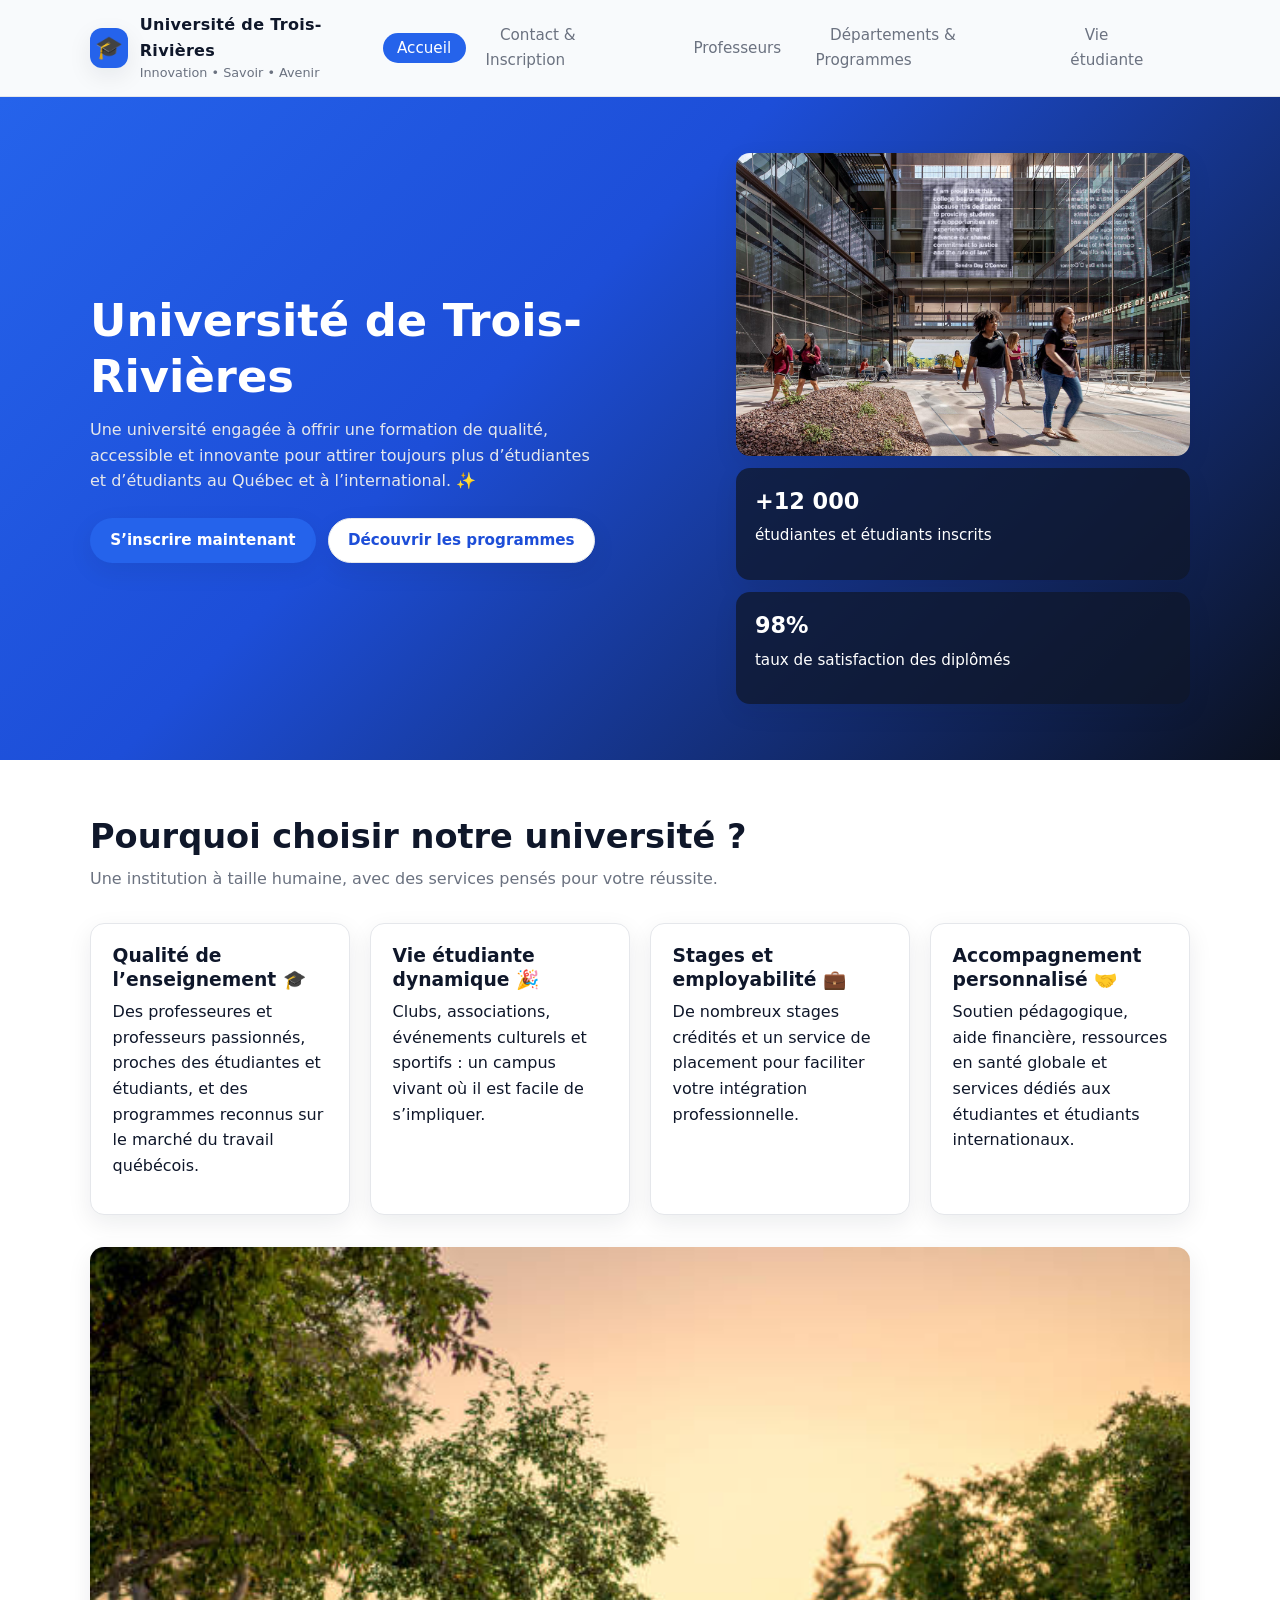
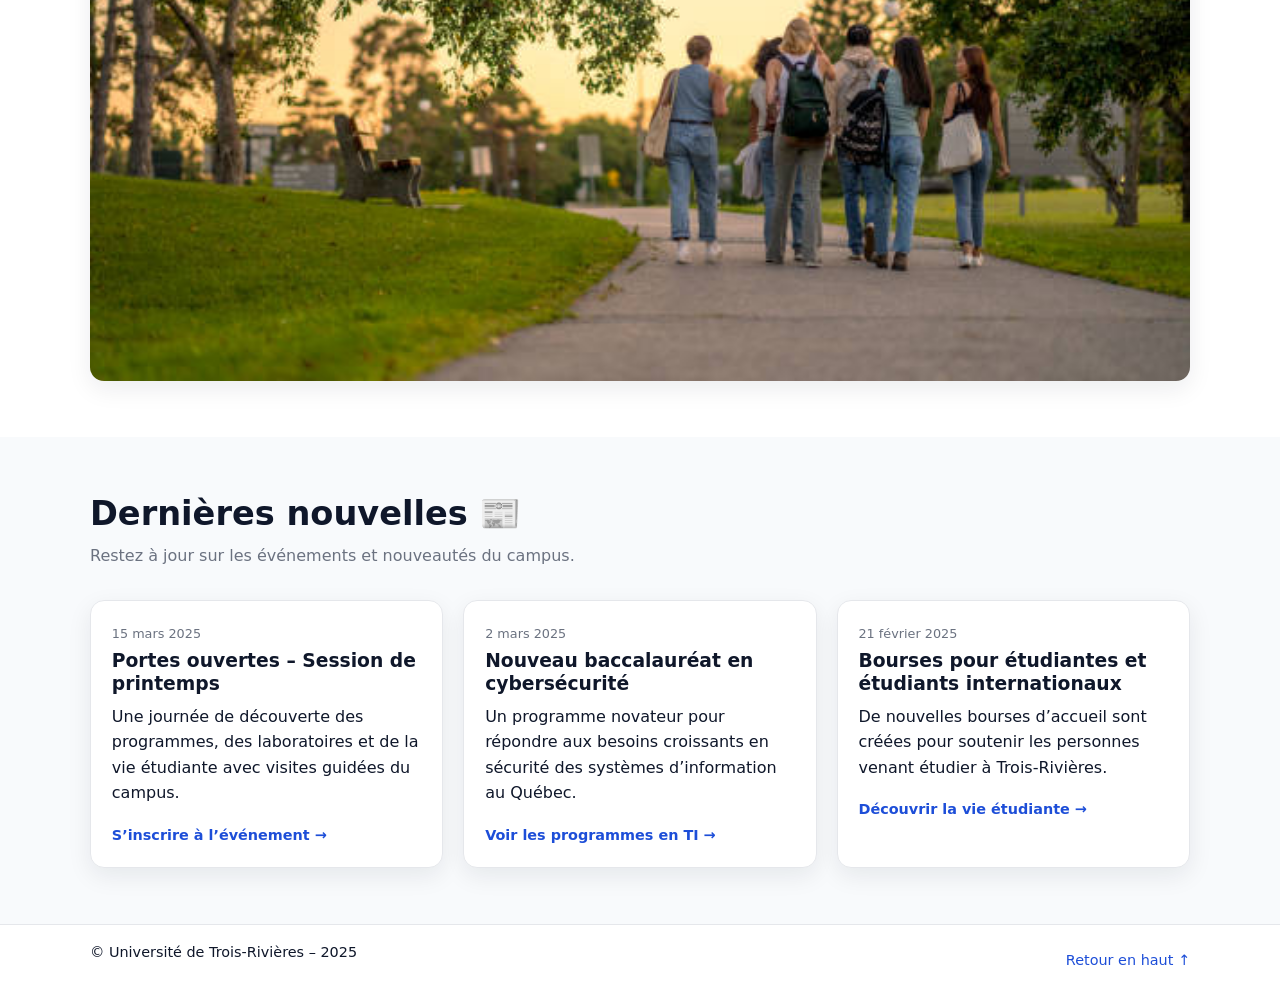
<file: index.html>
﻿<!DOCTYPE html>
<html lang="fr">
<head>
    <meta charset="UTF-8">
    <title>Université de Trois-Rivières – Accueil</title>
    <meta name="viewport" content="width=device-width, initial-scale=1.0">
    <meta name="description" content="Université de Trois-Rivières – Site de présentation, programmes et vie étudiante.">
    <link rel="stylesheet" href="css/style.css">
</head>
<body id="top">

    <!-- ================= HEADER GLOBAL ================= -->
    <header class="site-header">
        <div class="container header-inner">
            <a href="index.html" class="brand">
                <span class="brand-logo">🎓</span>
                <span class="brand-text">
                    <span class="brand-title">Université de Trois-Rivières</span>
                    <span class="brand-subtitle">Innovation • Savoir • Avenir</span>
                </span>
            </a>

            <!-- Hamburger CSS -->
            <input type="checkbox" id="nav-toggle" class="nav-toggle-checkbox">
            <label for="nav-toggle" class="nav-toggle-label" aria-label="Ouvrir le menu">
                <span></span>
                <span></span>
                <span></span>
            </label>

            <nav class="site-nav">
                <ul class="nav-list">
                    <li><a href="index.html" class="nav-link active">Accueil</a></li>
                    <li><a href="contact.html" class="nav-link">Contact &amp; Inscription</a></li>
                    <li><a href="professeurs.html" class="nav-link">Professeurs</a></li>
                    <li><a href="departements.html" class="nav-link">Départements &amp; Programmes</a></li>
                    <li><a href="vie-etudiante.html" class="nav-link">Vie étudiante</a></li>
                </ul>
            </nav>
        </div>
    </header>

    <!-- ================= CONTENU PRINCIPAL ================= -->
    <main>

        <!-- ===== Hero / bannière ===== -->
        <section class="hero">
            <div class="container hero-inner hero-intro">
                <div class="hero-text">
                    <h1>Université de Trois-Rivières</h1>
                    <p class="hero-subtitle">
                        Une université engagée à offrir une formation de qualité, accessible et
                        innovante pour attirer toujours plus d’étudiantes et d’étudiants au Québec
                        et à l’international. ✨
                    </p>
                    <div class="hero-actions">
                        <a href="contact.html" class="btn btn-primary">S’inscrire maintenant</a>
                        <a href="departements.html" class="btn btn-secondary">Découvrir les programmes</a>
                    </div>
                </div>

                <!-- PHOTO LOCALE DU CAMPUS -->
                <div class="hero-illustration">
                    <img src="images/campus.jpg" alt="Campus de l'université" class="hero-photo">
                    <article class="hero-card">
                        <p class="hero-stat-big">+12 000</p>
                        <p>étudiantes et étudiants inscrits</p>
                    </article>
                    <article class="hero-card">
                        <p class="hero-stat-big">98%</p>
                        <p>taux de satisfaction des diplômés</p>
                    </article>
                </div>
            </div>
        </section>

        <!-- ===== Pourquoi choisir notre université ? ===== -->
        <section class="section section-alt reveal">
            <div class="container">
                <header class="section-header">
                    <h2>Pourquoi choisir notre université ?</h2>
                    <p>Une institution à taille humaine, avec des services pensés pour votre réussite.</p>
                </header>

                <div class="cards-grid">
                    <article class="card">
                        <h3>Qualité de l’enseignement 🎓</h3>
                        <p>
                            Des professeures et professeurs passionnés, proches des étudiantes et étudiants,
                            et des programmes reconnus sur le marché du travail québécois.
                        </p>
                    </article>

                    <article class="card">
                        <h3>Vie étudiante dynamique 🎉</h3>
                        <p>
                            Clubs, associations, événements culturels et sportifs : un campus vivant
                            où il est facile de s’impliquer.
                        </p>
                    </article>

                    <article class="card">
                        <h3>Stages et employabilité 💼</h3>
                        <p>
                            De nombreux stages crédités et un service de placement pour faciliter
                            votre intégration professionnelle.
                        </p>
                    </article>

                    <article class="card">
                        <h3>Accompagnement personnalisé 🤝</h3>
                        <p>
                            Soutien pédagogique, aide financière, ressources en santé globale
                            et services dédiés aux étudiantes et étudiants internationaux.
                        </p>
                    </article>
                </div>

                <!-- PHOTO LOCALE D'ÉTUDIANTS -->
                <div style="margin-top:2rem;">
                    <img src="images/etudiants.jpg" alt="Étudiants sur le campus" class="hero-photo">
                </div>
            </div>
        </section>

        <!-- ===== Dernières nouvelles ===== -->
        <section class="section reveal">
            <div class="container">
                <header class="section-header">
                    <h2>Dernières nouvelles 📰</h2>
                    <p>Restez à jour sur les événements et nouveautés du campus.</p>
                </header>

                <div class="news-grid">
                    <article class="news-card">
                        <span class="news-date">15 mars 2025</span>
                        <h3>Portes ouvertes – Session de printemps</h3>
                        <p>
                            Une journée de découverte des programmes, des laboratoires et de la vie étudiante
                            avec visites guidées du campus.
                        </p>
                        <a href="contact.html" class="news-link">S’inscrire à l’événement →</a>
                    </article>

                    <article class="news-card">
                        <span class="news-date">2 mars 2025</span>
                        <h3>Nouveau baccalauréat en cybersécurité</h3>
                        <p>
                            Un programme novateur pour répondre aux besoins croissants en sécurité
                            des systèmes d’information au Québec.
                        </p>
                        <a href="departements.html" class="news-link">Voir les programmes en TI →</a>
                    </article>

                    <article class="news-card">
                        <span class="news-date">21 février 2025</span>
                        <h3>Bourses pour étudiantes et étudiants internationaux</h3>
                        <p>
                            De nouvelles bourses d’accueil sont créées pour soutenir les personnes
                            venant étudier à Trois-Rivières.
                        </p>
                        <a href="vie-etudiante.html" class="news-link">Découvrir la vie étudiante →</a>
                    </article>
                </div>
            </div>
        </section>

    </main>

    <!-- ================= PIED DE PAGE ================= -->
    <footer class="site-footer">
        <div class="container footer-inner">
            <p>© Université de Trois-Rivières – 2025</p>
            <a href="#top" class="footer-link">Retour en haut ↑</a>
        </div>
    </footer>

</body>
</html>
</file>
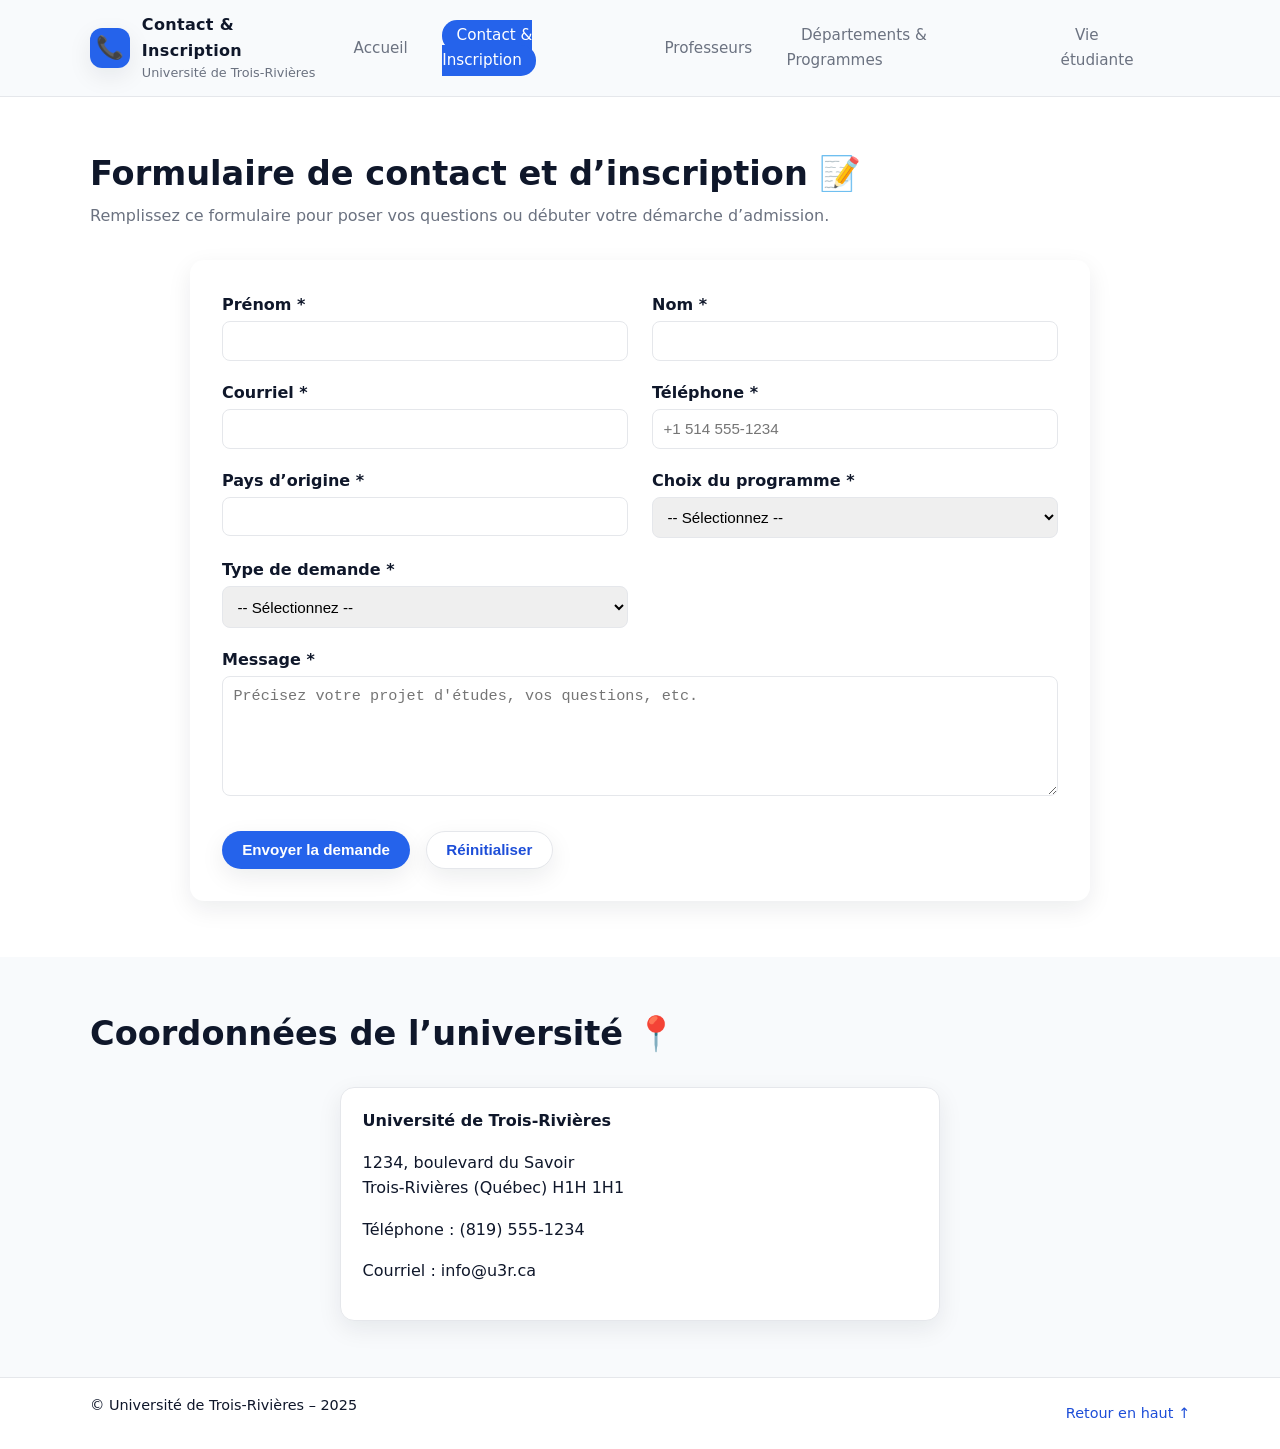
<file: contact.html>
﻿<!DOCTYPE html>
<html lang="fr">
<head>
    <meta charset="UTF-8">
    <title>Université de Trois-Rivières – Contact & Inscription</title>
    <meta name="viewport" content="width=device-width, initial-scale=1.0">
    <link rel="stylesheet" href="css/style.css">
</head>
<body id="top">

    <!-- HEADER -->
    <header class="site-header">
        <div class="container header-inner">
            <a href="index.html" class="brand">
                <span class="brand-logo">📞</span>
                <span class="brand-text">
                    <span class="brand-title">Contact & Inscription</span>
                    <span class="brand-subtitle">Université de Trois-Rivières</span>
                </span>
            </a>

            <input type="checkbox" id="nav-toggle" class="nav-toggle-checkbox">
            <label for="nav-toggle" class="nav-toggle-label">
                <span></span><span></span><span></span>
            </label>

            <nav class="site-nav">
                <ul class="nav-list">
                    <li><a href="index.html" class="nav-link">Accueil</a></li>
                    <li><a href="contact.html" class="nav-link active">Contact & Inscription</a></li>
                    <li><a href="professeurs.html" class="nav-link">Professeurs</a></li>
                    <li><a href="departements.html" class="nav-link">Départements & Programmes</a></li>
                    <li><a href="vie-etudiante.html" class="nav-link">Vie étudiante</a></li>
                </ul>
            </nav>
        </div>
    </header>

    <!-- FORMULAIRE -->
    <section class="section section-alt reveal">
        <div class="container">
            <header class="section-header">
                <h1>Formulaire de contact et d’inscription 📝</h1>
                <p>Remplissez ce formulaire pour poser vos questions ou débuter votre démarche d’admission.</p>
            </header>

            <div class="contact-card">
                <form class="contact-form">

                    <div>
                        <label>Prénom *</label>
                        <input type="text" required>
                    </div>

                    <div>
                        <label>Nom *</label>
                        <input type="text" required>
                    </div>

                    <div>
                        <label>Courriel *</label>
                        <input type="email" required>
                    </div>

                    <div>
                        <label>Téléphone *</label>
                        <input type="tel" placeholder="+1 514 555-1234" required>
                    </div>

                    <div>
                        <label>Pays d’origine *</label>
                        <input type="text" required>
                    </div>

                    <div>
                        <label>Choix du programme *</label>
                        <select required>
                            <option value="">-- Sélectionnez --</option>
                            <option>Baccalauréat en informatique</option>
                            <option>Technologies de l'information</option>
                            <option>Génie mécanique</option>
                            <option>Psychoéducation</option>
                        </select>
                    </div>

                    <div>
                        <label>Type de demande *</label>
                        <select required>
                            <option value="">-- Sélectionnez --</option>
                            <option>Demande d'information</option>
                            <option>Inscription</option>
                            <option>Visite du campus</option>
                        </select>
                    </div>

                    <div style="grid-column: span 2;">
                        <label>Message *</label>
                        <textarea placeholder="Précisez votre projet d'études, vos questions, etc." required></textarea>
                    </div>

                    <div class="contact-buttons">
                        <button type="submit" class="btn btn-primary">Envoyer la demande</button>
                        <button type="reset" class="btn btn-secondary">Réinitialiser</button>
                    </div>

                </form>
            </div>
        </div>
    </section>

    <!-- COORDONNÉES -->
    <section class="section reveal">
        <div class="container">
            <header class="section-header">
                <h2>Coordonnées de l’université 📍</h2>
            </header>

            <div class="card" style="max-width: 600px; margin: auto;">
                <p><strong>Université de Trois-Rivières</strong></p>
                <p>1234, boulevard du Savoir<br>Trois-Rivières (Québec) H1H 1H1</p>

                <p>Téléphone : (819) 555-1234</p>
                <p>Courriel : info@u3r.ca</p>
            </div>
        </div>
    </section>

    <footer class="site-footer">
        <div class="container footer-inner">
            <p>© Université de Trois-Rivières – 2025</p>
            <a href="#top" class="footer-link">Retour en haut ↑</a>
        </div>
    </footer>

</body>
</html>
</file>
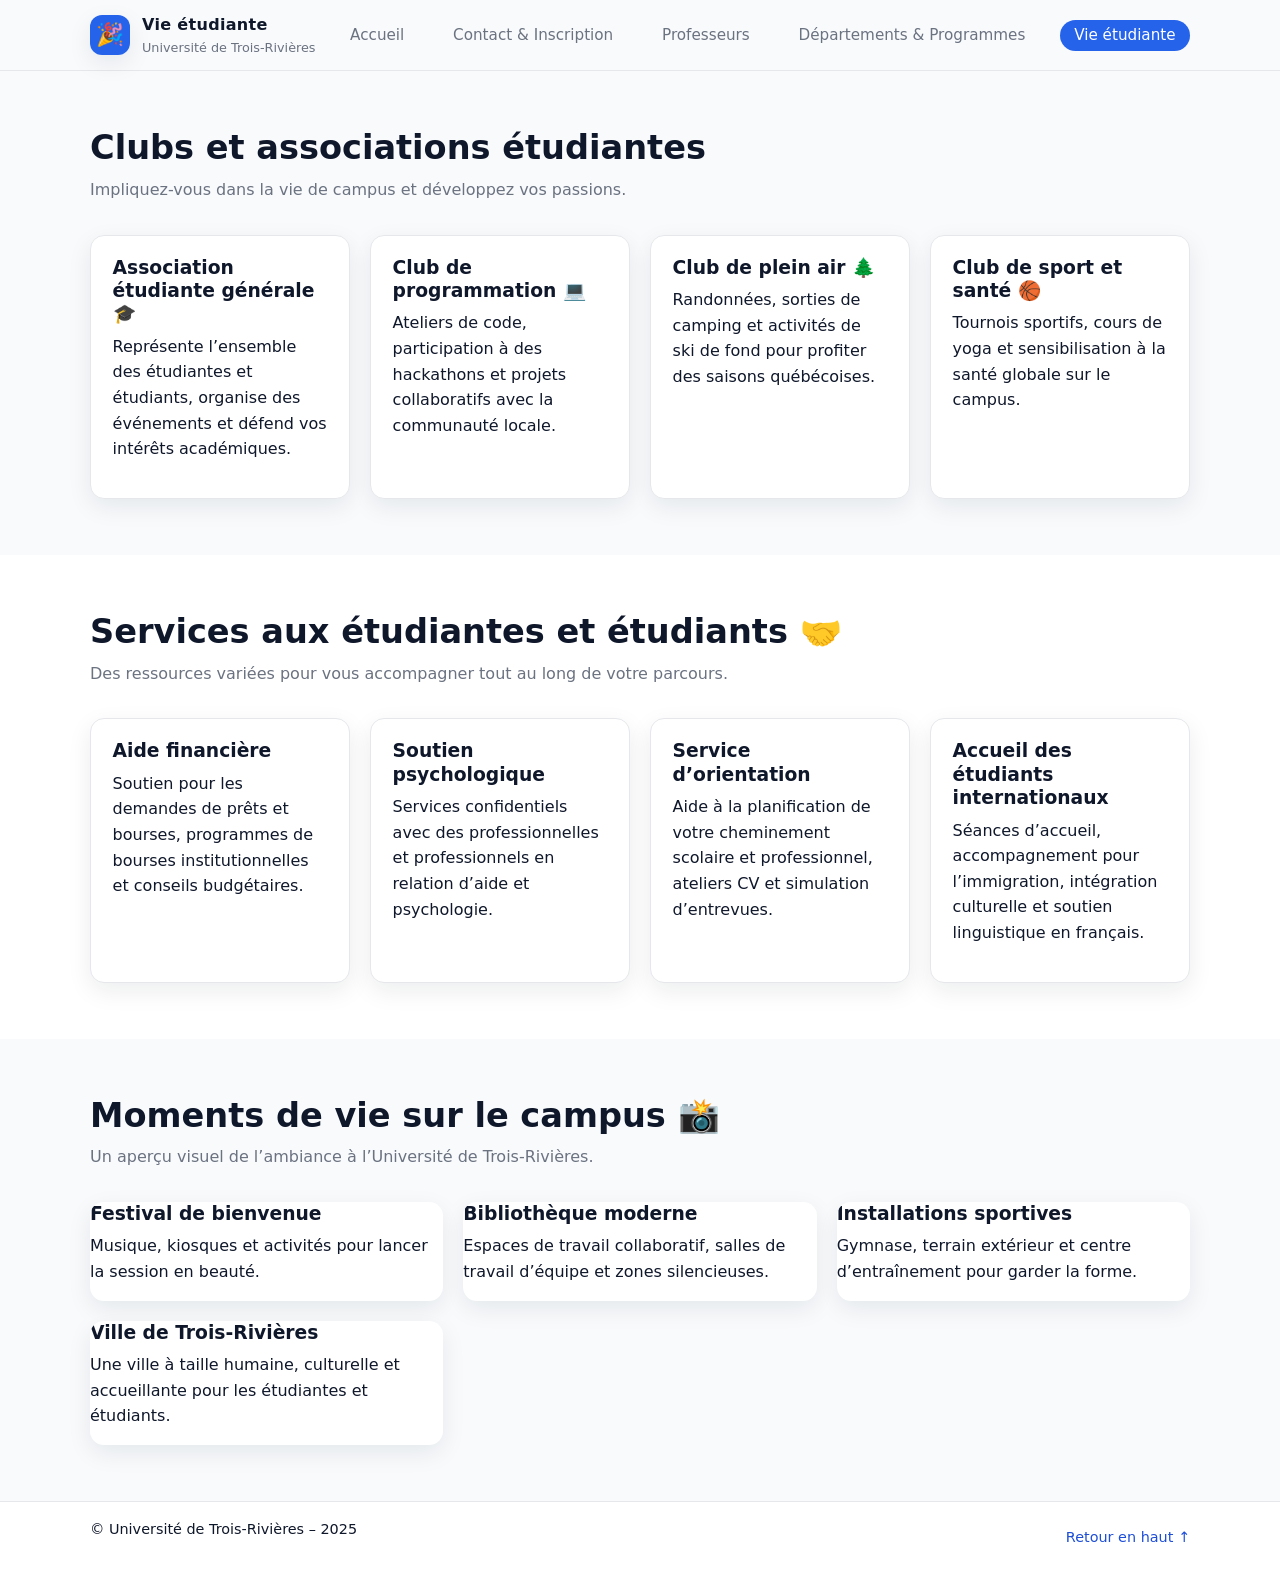
<file: departements.html>
﻿<!DOCTYPE html>
<html lang="fr">
<head>
    <meta charset="UTF-8">
    <title>Université de Trois-Rivières – Vie étudiante</title>
    <meta name="viewport" content="width=device-width, initial-scale=1.0">
    <meta name="description" content="Clubs, activités, sports et services offerts aux étudiantes et étudiants de l'Université de Trois-Rivières.">
    <link rel="stylesheet" href="css/style.css">
</head>
<body id="top">

    <header class="site-header">
        <div class="container header-inner">
            <a href="index.html" class="brand">
                <span class="brand-logo">🎉</span>
                <span class="brand-text">
                    <span class="brand-title">Vie étudiante</span>
                    <span class="brand-subtitle">Université de Trois-Rivières</span>
                </span>
            </a>

            <input type="checkbox" id="nav-toggle" class="nav-toggle-checkbox">
            <label for="nav-toggle" class="nav-toggle-label" aria-label="Ouvrir le menu">
                <span></span><span></span><span></span>
            </label>

            <nav class="site-nav">
                <ul class="nav-list">
                    <li><a href="index.html" class="nav-link">Accueil</a></li>
                    <li><a href="contact.html" class="nav-link">Contact &amp; Inscription</a></li>
                    <li><a href="professeurs.html" class="nav-link">Professeurs</a></li>
                    <li><a href="departements.html" class="nav-link">Départements &amp; Programmes</a></li>
                    <li><a href="vie-etudiante.html" class="nav-link active">Vie étudiante</a></li>
                </ul>
            </nav>
        </div>
    </header>

    <main>

        <!-- Clubs et associations -->
        <section class="section reveal">
            <div class="container">
                <header class="section-header">
                    <h1>Clubs et associations étudiantes</h1>
                    <p>Impliquez-vous dans la vie de campus et développez vos passions.</p>
                </header>

                <div class="cards-grid">
                    <article class="card">
                        <h3>Association étudiante générale 🎓</h3>
                        <p>
                            Représente l’ensemble des étudiantes et étudiants, organise des événements et défend vos intérêts académiques.
                        </p>
                    </article>

                    <article class="card">
                        <h3>Club de programmation 💻</h3>
                        <p>
                            Ateliers de code, participation à des hackathons et projets collaboratifs avec la communauté locale.
                        </p>
                    </article>

                    <article class="card">
                        <h3>Club de plein air 🌲</h3>
                        <p>
                            Randonnées, sorties de camping et activités de ski de fond pour profiter des saisons québécoises.
                        </p>
                    </article>

                    <article class="card">
                        <h3>Club de sport et santé 🏀</h3>
                        <p>
                            Tournois sportifs, cours de yoga et sensibilisation à la santé globale sur le campus.
                        </p>
                    </article>
                </div>
            </div>
        </section>

        <!-- Services aux étudiants -->
        <section class="section section-alt reveal">
            <div class="container">
                <header class="section-header">
                    <h2>Services aux étudiantes et étudiants 🤝</h2>
                    <p>Des ressources variées pour vous accompagner tout au long de votre parcours.</p>
                </header>

                <div class="cards-grid">
                    <article class="card">
                        <h3>Aide financière</h3>
                        <p>
                            Soutien pour les demandes de prêts et bourses, programmes de bourses institutionnelles et conseils budgétaires.
                        </p>
                    </article>

                    <article class="card">
                        <h3>Soutien psychologique</h3>
                        <p>
                            Services confidentiels avec des professionnelles et professionnels en relation d’aide et psychologie.
                        </p>
                    </article>

                    <article class="card">
                        <h3>Service d’orientation</h3>
                        <p>
                            Aide à la planification de votre cheminement scolaire et professionnel, ateliers CV et simulation d’entrevues.
                        </p>
                    </article>

                    <article class="card">
                        <h3>Accueil des étudiants internationaux</h3>
                        <p>
                            Séances d’accueil, accompagnement pour l’immigration, intégration culturelle et soutien linguistique en français.
                        </p>
                    </article>
                </div>
            </div>
        </section>

        <!-- Galerie simple (cartes stylées) -->
        <section class="section reveal">
            <div class="container">
                <header class="section-header">
                    <h2>Moments de vie sur le campus 📸</h2>
                    <p>Un aperçu visuel de l’ambiance à l’Université de Trois-Rivières.</p>
                </header>

                <div class="gallery-grid">
                    <article class="gallery-card gallery-card--event">
                        <div class="gallery-overlay">
                            <h3>Festival de bienvenue</h3>
                            <p>Musique, kiosques et activités pour lancer la session en beauté.</p>
                        </div>
                    </article>

                    <article class="gallery-card gallery-card--library">
                        <div class="gallery-overlay">
                            <h3>Bibliothèque moderne</h3>
                            <p>Espaces de travail collaboratif, salles de travail d’équipe et zones silencieuses.</p>
                        </div>
                    </article>

                    <article class="gallery-card gallery-card--sports">
                        <div class="gallery-overlay">
                            <h3>Installations sportives</h3>
                            <p>Gymnase, terrain extérieur et centre d’entraînement pour garder la forme.</p>
                        </div>
                    </article>

                    <article class="gallery-card gallery-card--city">
                        <div class="gallery-overlay">
                            <h3>Ville de Trois-Rivières</h3>
                            <p>Une ville à taille humaine, culturelle et accueillante pour les étudiantes et étudiants.</p>
                        </div>
                    </article>
                </div>
            </div>
        </section>

    </main>

    <footer class="site-footer">
        <div class="container footer-inner">
            <p>© Université de Trois-Rivières – 2025</p>
            <a href="#top" class="footer-link">Retour en haut ↑</a>
        </div>
    </footer>

</body>
</html>
</file>
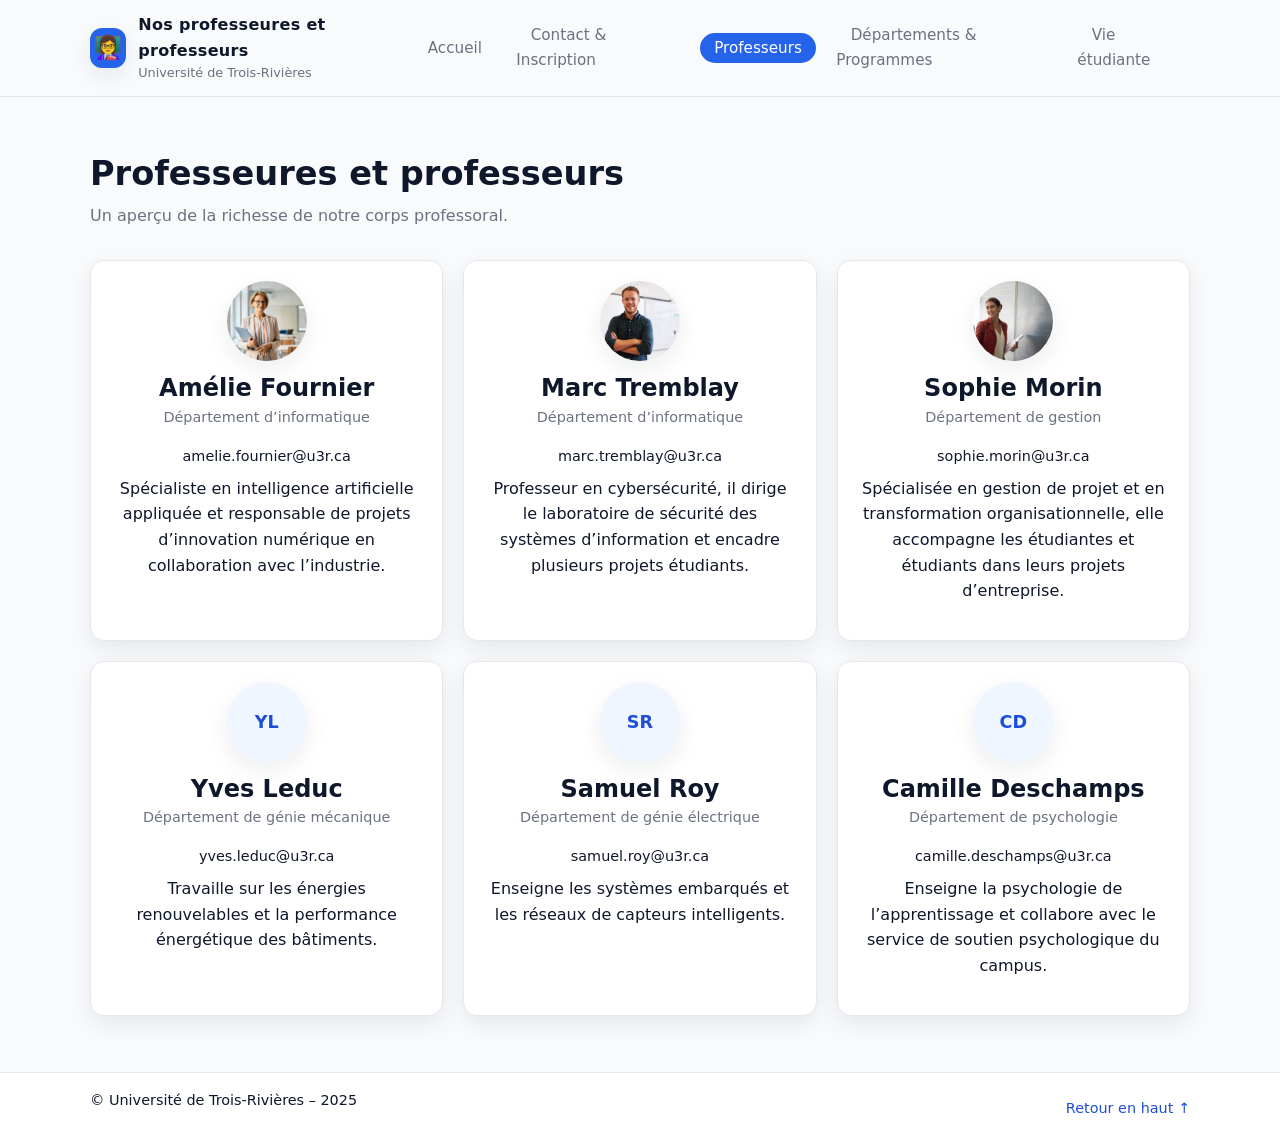
<file: professeurs.html>
﻿<!DOCTYPE html>
<html lang="fr">
<head>
    <meta charset="UTF-8">
    <title>Université de Trois-Rivières – Professeurs</title>
    <meta name="viewport" content="width=device-width, initial-scale=1.0">
    <meta name="description" content="Découvrez quelques professeures et professeurs de l'Université de Trois-Rivières.">
    <link rel="stylesheet" href="css/style.css">
</head>
<body id="top">

    <header class="site-header">
        <div class="container header-inner">
            <a href="index.html" class="brand">
                <span class="brand-logo">👩‍🏫</span>
                <span class="brand-text">
                    <span class="brand-title">Nos professeures et professeurs</span>
                    <span class="brand-subtitle">Université de Trois-Rivières</span>
                </span>
            </a>

            <input type="checkbox" id="nav-toggle" class="nav-toggle-checkbox">
            <label for="nav-toggle" class="nav-toggle-label" aria-label="Ouvrir le menu">
                <span></span><span></span><span></span>
            </label>

            <nav class="site-nav">
                <ul class="nav-list">
                    <li><a href="index.html" class="nav-link">Accueil</a></li>
                    <li><a href="contact.html" class="nav-link">Contact &amp; Inscription</a></li>
                    <li><a href="professeurs.html" class="nav-link active">Professeurs</a></li>
                    <li><a href="departements.html" class="nav-link">Départements &amp; Programmes</a></li>
                    <li><a href="vie-etudiante.html" class="nav-link">Vie étudiante</a></li>
                </ul>
            </nav>
        </div>
    </header>

    <main>

        <section class="section reveal">
            <div class="container">
                <header class="section-header">
                    <h1>Professeures et professeurs</h1>
                    <p>Un aperçu de la richesse de notre corps professoral.</p>
                </header>

                <div class="prof-grid">
                    <!-- Prof 1 -->
                    <article class="prof-card">
                        <img src="images/prof1.jpg" alt="Photo de la professeure 1" class="prof-photo">
                        <h2 class="prof-name">Amélie Fournier</h2>
                        <p class="prof-dept">Département d’informatique</p>
                        <p class="prof-email">amelie.fournier@u3r.ca</p>
                        <p class="prof-desc">
                            Spécialiste en intelligence artificielle appliquée et responsable de projets
                            d’innovation numérique en collaboration avec l’industrie.
                        </p>
                    </article>

                    <!-- Prof 2 -->
                    <article class="prof-card">
                        <img src="images/prof2.jpg" alt="Photo du professeur 2" class="prof-photo">
                        <h2 class="prof-name">Marc Tremblay</h2>
                        <p class="prof-dept">Département d’informatique</p>
                        <p class="prof-email">marc.tremblay@u3r.ca</p>
                        <p class="prof-desc">
                            Professeur en cybersécurité, il dirige le laboratoire de sécurité des systèmes
                            d’information et encadre plusieurs projets étudiants.
                        </p>
                    </article>

                    <!-- Prof 3 -->
                    <article class="prof-card">
                        <img src="images/prof3.jpg" alt="Photo de la professeure 3" class="prof-photo">
                        <h2 class="prof-name">Sophie Morin</h2>
                        <p class="prof-dept">Département de gestion</p>
                        <p class="prof-email">sophie.morin@u3r.ca</p>
                        <p class="prof-desc">
                            Spécialisée en gestion de projet et en transformation organisationnelle,
                            elle accompagne les étudiantes et étudiants dans leurs projets d’entreprise.
                        </p>
                    </article>

                    <!-- Prof 4 (sans image locale, juste texte si tu veux) -->
                    <article class="prof-card">
                        <div class="prof-photo" style="background:#eff6ff;display:flex;align-items:center;justify-content:center;font-weight:700;font-size:1.1rem;color:#1d4ed8;">
                            YL
                        </div>
                        <h2 class="prof-name">Yves Leduc</h2>
                        <p class="prof-dept">Département de génie mécanique</p>
                        <p class="prof-email">yves.leduc@u3r.ca</p>
                        <p class="prof-desc">
                            Travaille sur les énergies renouvelables et la performance énergétique des bâtiments.
                        </p>
                    </article>

                    <!-- Prof 5 -->
                    <article class="prof-card">
                        <div class="prof-photo" style="background:#eff6ff;display:flex;align-items:center;justify-content:center;font-weight:700;font-size:1.1rem;color:#1d4ed8;">
                            SR
                        </div>
                        <h2 class="prof-name">Samuel Roy</h2>
                        <p class="prof-dept">Département de génie électrique</p>
                        <p class="prof-email">samuel.roy@u3r.ca</p>
                        <p class="prof-desc">
                            Enseigne les systèmes embarqués et les réseaux de capteurs intelligents.
                        </p>
                    </article>

                    <!-- Prof 6 -->
                    <article class="prof-card">
                        <div class="prof-photo" style="background:#eff6ff;display:flex;align-items:center;justify-content:center;font-weight:700;font-size:1.1rem;color:#1d4ed8;">
                            CD
                        </div>
                        <h2 class="prof-name">Camille Deschamps</h2>
                        <p class="prof-dept">Département de psychologie</p>
                        <p class="prof-email">camille.deschamps@u3r.ca</p>
                        <p class="prof-desc">
                            Enseigne la psychologie de l’apprentissage et collabore avec le service de
                            soutien psychologique du campus.
                        </p>
                    </article>

                </div>
            </div>
        </section>

    </main>

    <footer class="site-footer">
        <div class="container footer-inner">
            <p>© Université de Trois-Rivières – 2025</p>
            <a href="#top" class="footer-link">Retour en haut ↑</a>
        </div>
    </footer>

</body>
</html>
</file>
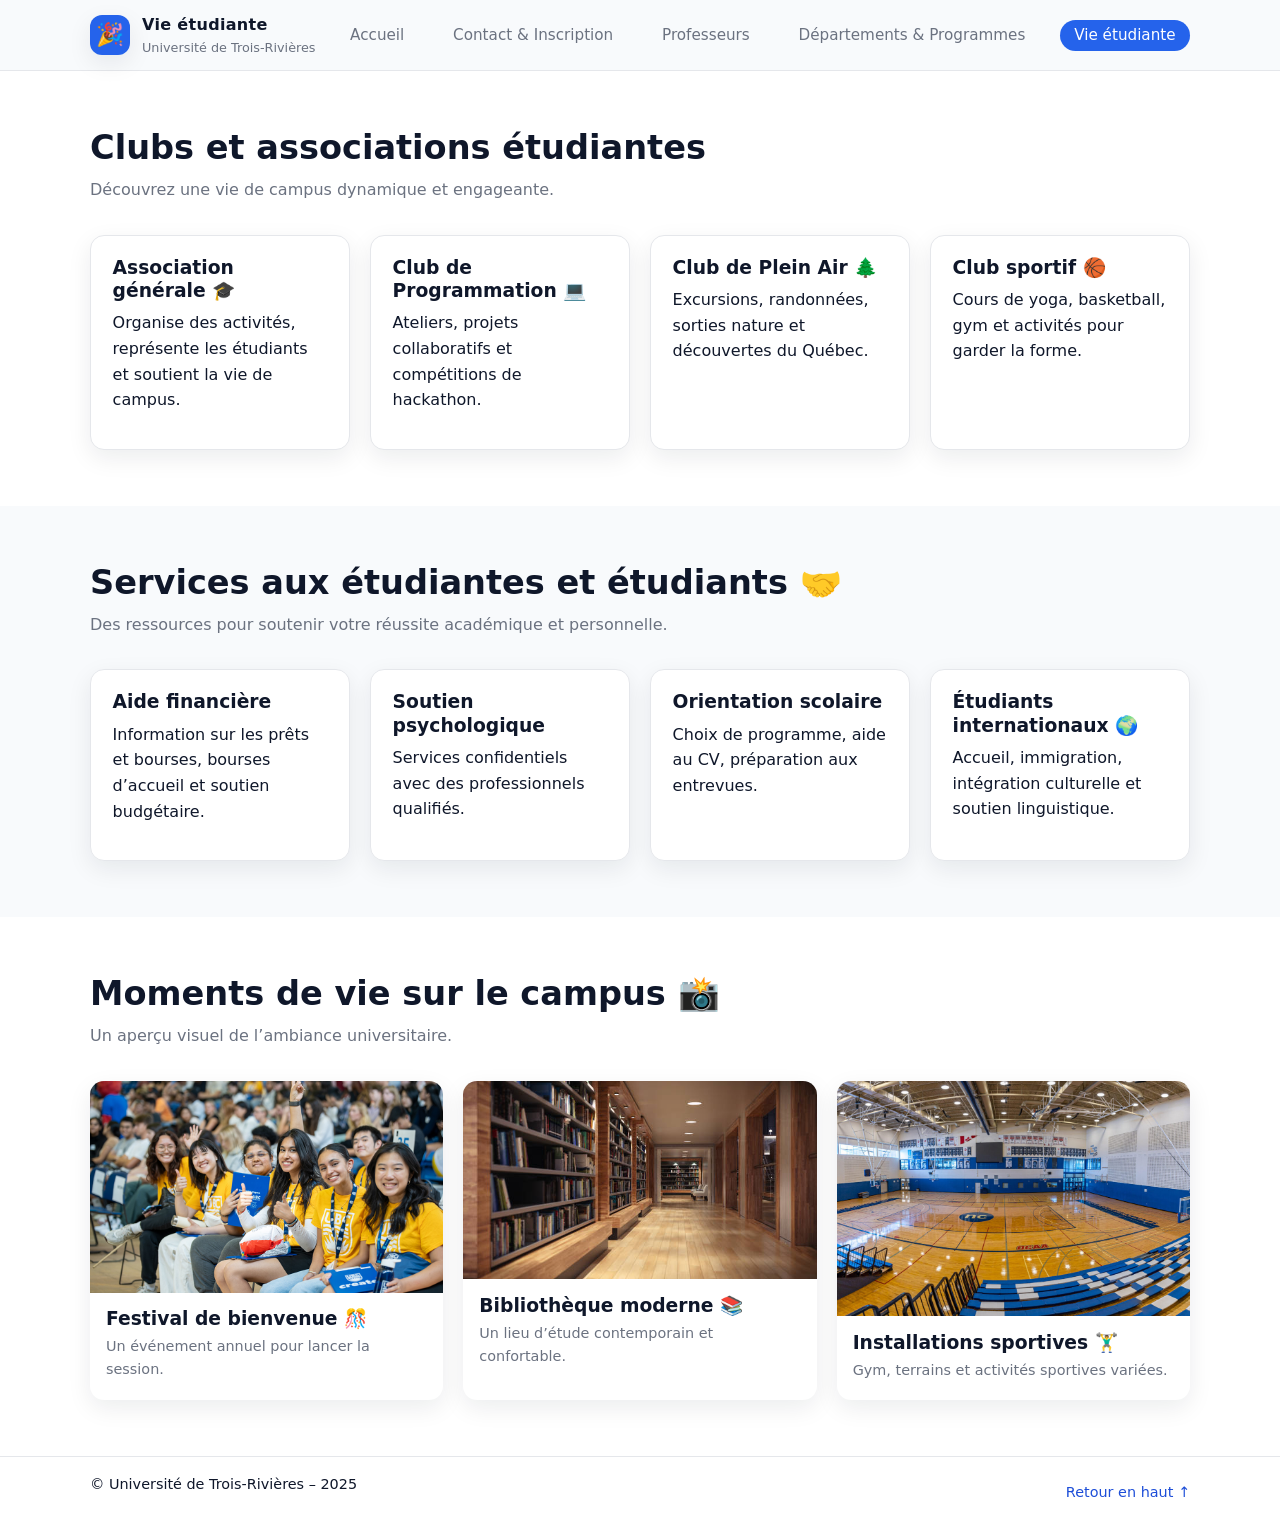
<file: vie-etudiante.html>
﻿<!DOCTYPE html>
<html lang="fr">
<head>
    <meta charset="UTF-8">
    <title>Université de Trois-Rivières – Vie étudiante</title>
    <meta name="viewport" content="width=device-width, initial-scale=1.0">
    <link rel="stylesheet" href="css/style.css">
</head>
<body id="top">

    <!-- ================= HEADER ================= -->
    <header class="site-header">
        <div class="container header-inner">
            <a href="index.html" class="brand">
                <span class="brand-logo">🎉</span>
                <span class="brand-text">
                    <span class="brand-title">Vie étudiante</span>
                    <span class="brand-subtitle">Université de Trois-Rivières</span>
                </span>
            </a>

            <!-- Menu mobile (hamburger) -->
            <input type="checkbox" id="nav-toggle" class="nav-toggle-checkbox">
            <label for="nav-toggle" class="nav-toggle-label">
                <span></span><span></span><span></span>
            </label>

            <nav class="site-nav">
                <ul class="nav-list">
                    <li><a href="index.html" class="nav-link">Accueil</a></li>
                    <li><a href="contact.html" class="nav-link">Contact & Inscription</a></li>
                    <li><a href="professeurs.html" class="nav-link">Professeurs</a></li>
                    <li><a href="departements.html" class="nav-link">Départements & Programmes</a></li>
                    <li><a href="vie-etudiante.html" class="nav-link active">Vie étudiante</a></li>
                </ul>
            </nav>
        </div>
    </header>

    <!-- ================= Contenu principal ================= -->
    <main>

        <!-- ===== Clubs et associations ===== -->
        <section class="section section-alt reveal">
            <div class="container">
                <header class="section-header">
                    <h1>Clubs et associations étudiantes</h1>
                    <p>Découvrez une vie de campus dynamique et engageante.</p>
                </header>

                <div class="cards-grid">
                    <article class="card">
                        <h3>Association générale 🎓</h3>
                        <p>Organise des activités, représente les étudiants et soutient la vie de campus.</p>
                    </article>

                    <article class="card">
                        <h3>Club de Programmation 💻</h3>
                        <p>Ateliers, projets collaboratifs et compétitions de hackathon.</p>
                    </article>

                    <article class="card">
                        <h3>Club de Plein Air 🌲</h3>
                        <p>Excursions, randonnées, sorties nature et découvertes du Québec.</p>
                    </article>

                    <article class="card">
                        <h3>Club sportif 🏀</h3>
                        <p>Cours de yoga, basketball, gym et activités pour garder la forme.</p>
                    </article>
                </div>
            </div>
        </section>

        <!-- ===== Services aux étudiants ===== -->
        <section class="section reveal">
            <div class="container">
                <header class="section-header">
                    <h2>Services aux étudiantes et étudiants 🤝</h2>
                    <p>Des ressources pour soutenir votre réussite académique et personnelle.</p>
                </header>

                <div class="cards-grid">
                    <article class="card">
                        <h3>Aide financière</h3>
                        <p>Information sur les prêts et bourses, bourses d’accueil et soutien budgétaire.</p>
                    </article>

                    <article class="card">
                        <h3>Soutien psychologique</h3>
                        <p>Services confidentiels avec des professionnels qualifiés.</p>
                    </article>

                    <article class="card">
                        <h3>Orientation scolaire</h3>
                        <p>Choix de programme, aide au CV, préparation aux entrevues.</p>
                    </article>

                    <article class="card">
                        <h3>Étudiants internationaux 🌍</h3>
                        <p>Accueil, immigration, intégration culturelle et soutien linguistique.</p>
                    </article>
                </div>
            </div>
        </section>

        <!-- ===== GALERIE AVEC TES IMAGES LOCALES ===== -->
        <section class="section section-alt reveal">
            <div class="container">
                <header class="section-header">
                    <h2>Moments de vie sur le campus 📸</h2>
                    <p>Un aperçu visuel de l’ambiance universitaire.</p>
                </header>

                <div class="gallery-grid">

                    <!-- IMAGE 1 -->
                    <article class="gallery-card">
                        <img src="images/event.jpg" alt="Événement sur le campus">
                        <div class="gallery-card-body">
                            <h3>Festival de bienvenue 🎊</h3>
                            <p>Un événement annuel pour lancer la session.</p>
                        </div>
                    </article>

                    <!-- IMAGE 2 -->
                    <article class="gallery-card">
                        <img src="images/library.jpg" alt="Bibliothèque moderne">
                        <div class="gallery-card-body">
                            <h3>Bibliothèque moderne 📚</h3>
                            <p>Un lieu d’étude contemporain et confortable.</p>
                        </div>
                    </article>

                    <!-- IMAGE 3 -->
                    <article class="gallery-card">
                        <img src="images/sport.jpg" alt="Installations sportives du campus">
                        <div class="gallery-card-body">
                            <h3>Installations sportives 🏋️‍♂️</h3>
                            <p>Gym, terrains et activités sportives variées.</p>
                        </div>
                    </article>

                </div>
            </div>
        </section>

    </main>

    <!-- ================= FOOTER ================= -->
    <footer class="site-footer">
        <div class="container footer-inner">
            <p>© Université de Trois-Rivières – 2025</p>
            <a href="#top" class="footer-link">Retour en haut ↑</a>
        </div>
    </footer>

</body>
</html>
</file>
<file: css/style.css>
/* =======================================================
   STYLE GLOBAL – UNIVERSITÉ DE TROIS-RIVIÈRES
   HTML + CSS UNIQUEMENT
   ======================================================= */

/* ---------- Variables & reset de base ---------- */
:root {
    --bg: #f8fafc;
    --bg-alt: #ffffff;
    --primary: #2563eb;
    --primary-dark: #1d4ed8;
    --accent: #f59e0b;
    --text: #0f172a;
    --muted: #6b7280;
    --border: #e5e7eb;
    --radius: 14px;
    --shadow-soft: 0 8px 24px rgba(15, 23, 42, 0.08);
}

*,
*::before,
*::after {
    box-sizing: border-box;
}

html {
    scroll-behavior: smooth;
}

body {
    margin: 0;
    font-family: system-ui, -apple-system, BlinkMacSystemFont, "Segoe UI", Roboto, "Helvetica Neue", Arial, sans-serif;
    background: var(--bg);
    color: var(--text);
    line-height: 1.6;
}

/* Réinitialisation simple */
h1, h2, h3, h4 {
    margin: 0 0 0.5rem;
    line-height: 1.25;
}

p {
    margin: 0 0 1rem;
}

a {
    color: inherit;
    text-decoration: none;
}

img {
    max-width: 100%;
    display: block;
}

/* ---------- Layout utilitaire ---------- */
.container {
    width: min(1100px, 100% - 2rem);
    margin-inline: auto;
}

.section {
    padding: 3.5rem 0;
}

.section-alt {
    background: var(--bg-alt);
}

.section-header {
    margin-bottom: 2rem;
    text-align: left;
}

    .section-header h2,
    .section-header h1 {
        font-size: clamp(1.6rem, 2vw + 1rem, 2.1rem);
    }

    .section-header p {
        color: var(--muted);
    }

/* =======================================================
   HEADER ET NAVIGATION (HAMBURGER 100% CSS)
   ======================================================= */

.site-header {
    position: sticky;
    top: 0;
    z-index: 10;
    background: rgba(248, 250, 252, 0.95);
    backdrop-filter: blur(8px);
    border-bottom: 1px solid var(--border);
}

.header-inner {
    display: flex;
    align-items: center;
    justify-content: space-between;
    padding-block: 0.75rem;
}

/* Marque (logo + texte) */
.brand {
    display: inline-flex;
    align-items: center;
    gap: 0.75rem;
}

.brand-logo {
    width: 40px;
    height: 40px;
    border-radius: 12px;
    background: var(--primary);
    display: inline-flex;
    align-items: center;
    justify-content: center;
    font-size: 1.4rem;
    box-shadow: var(--shadow-soft);
}

.brand-text {
    display: flex;
    flex-direction: column;
}

.brand-title {
    font-weight: 700;
    letter-spacing: 0.02em;
}

.brand-subtitle {
    font-size: 0.8rem;
    color: var(--muted);
}

/* Navigation principale */
.site-nav {
    /* desktop : visible, mobile : géré dans media queries */
}

.nav-list {
    display: flex;
    align-items: center;
    gap: 1.25rem;
    list-style: none;
    padding: 0;
    margin: 0;
}

.nav-link {
    padding: 0.4rem 0.9rem;
    border-radius: 999px;
    font-size: 0.95rem;
    color: var(--muted);
    transition: background 0.18s ease, color 0.18s ease, transform 0.1s ease;
}

    .nav-link:hover {
        background: #e0ecff;
        color: var(--primary-dark);
        transform: translateY(-1px);
    }

    .nav-link.active {
        background: var(--primary);
        color: #ffffff;
    }

/* Checkbox & label pour hamburger (mobile) */
.nav-toggle-checkbox {
    display: none;
}

.nav-toggle-label {
    display: none; /* visible seulement en mobile */
    width: 40px;
    height: 32px;
    border-radius: 8px;
    border: 1px solid var(--border);
    padding: 6px;
    cursor: pointer;
    justify-content: center;
    flex-direction: column;
    gap: 5px;
}

    .nav-toggle-label span {
        display: block;
        height: 2px;
        background: var(--text);
        border-radius: 999px;
    }

/* Quand le checkbox est coché (mobile), afficher le menu */
.nav-toggle-checkbox:checked + .nav-toggle-label {
    background: var(--primary);
}

    .nav-toggle-checkbox:checked + .nav-toggle-label span {
        background: #ffffff;
    }

    .nav-toggle-checkbox:checked + .nav-toggle-label + .site-nav {
        display: block;
    }

/* =======================================================
   HERO (ACCUEIL)
   ======================================================= */

.hero {
    background: linear-gradient(135deg, #2563eb 0%, #1d4ed8 40%, #0b1120 100%);
    color: #ffffff;
    padding: 3.5rem 0;
}

.hero-inner {
    display: grid;
    grid-template-columns: minmax(0, 1.6fr) minmax(0, 1.2fr);
    gap: 2.5rem;
    align-items: center;
}

.hero-text h1 {
    font-size: clamp(2rem, 3vw + 1rem, 2.8rem);
    margin-bottom: 0.75rem;
}

.hero-subtitle {
    color: #e5e7eb;
    max-width: 32rem;
}

.hero-actions {
    margin-top: 1.5rem;
    display: flex;
    flex-wrap: wrap;
    gap: 0.75rem;
}

/* Photo dans le hero */
.hero-photo {
    width: 100%;
    border-radius: var(--radius);
    box-shadow: var(--shadow-soft);
}

/* Petit cluster de statistiques (si on veut) */
.hero-illustration {
    display: grid;
    gap: 0.75rem;
}

.hero-card {
    background: rgba(15, 23, 42, 0.75);
    border-radius: var(--radius);
    padding: 1rem 1.2rem;
    box-shadow: var(--shadow-soft);
    font-size: 0.95rem;
}

.hero-stat-big {
    font-size: 1.4rem;
    font-weight: 700;
    margin-bottom: 0.25rem;
}

/* Animation de fade/slide pour le hero & sections .reveal */
.hero-intro,
.reveal {
    opacity: 0;
    transform: translateY(18px);
    animation: fadeUp 0.8s ease-out forwards;
}

.hero-intro {
    animation-delay: 0.1s;
}

.reveal {
    animation-delay: 0.25s;
}

@keyframes fadeUp {
    to {
        opacity: 1;
        transform: translateY(0);
    }
}

/* =======================================================
   CARTES GÉNÉRIQUES & NEWS
   ======================================================= */

.cards-grid {
    display: grid;
    grid-template-columns: repeat(4, minmax(0, 1fr));
    gap: 1.25rem;
}

.card {
    background: var(--bg-alt);
    border-radius: var(--radius);
    padding: 1.25rem 1.35rem;
    border: 1px solid var(--border);
    box-shadow: var(--shadow-soft);
    transition: transform 0.12s ease, box-shadow 0.12s ease;
}

    .card:hover {
        transform: translateY(-3px);
        box-shadow: 0 16px 40px rgba(15, 23, 42, 0.18);
    }

/* Nouvelles */
.news-grid {
    display: grid;
    grid-template-columns: repeat(3, minmax(0, 1fr));
    gap: 1.25rem;
}

.news-card {
    background: var(--bg-alt);
    border-radius: var(--radius);
    border: 1px solid var(--border);
    padding: 1.2rem 1.3rem;
    box-shadow: var(--shadow-soft);
}

.news-date {
    display: inline-block;
    font-size: 0.8rem;
    color: var(--muted);
    margin-bottom: 0.25rem;
}

.news-link {
    font-size: 0.9rem;
    color: var(--primary-dark);
    font-weight: 600;
}

/* =======================================================
   PROFESSEURS
   ======================================================= */

.prof-grid {
    display: grid;
    grid-template-columns: repeat(3, minmax(0, 1fr));
    gap: 1.25rem;
}

.prof-card {
    background: var(--bg-alt);
    border: 1px solid var(--border);
    border-radius: var(--radius);
    box-shadow: var(--shadow-soft);
    padding: 1.25rem 1.35rem;
    text-align: center;
}

/* Avatar avec image locale */
.prof-photo {
    width: 80px;
    height: 80px;
    border-radius: 999px;
    object-fit: cover;
    margin-inline: auto;
    margin-bottom: 0.75rem;
    box-shadow: var(--shadow-soft);
}

.prof-name {
    margin-bottom: 0.15rem;
}

.prof-dept {
    font-size: 0.9rem;
    color: var(--muted);
}

.prof-email {
    font-size: 0.9rem;
    margin-bottom: 0.5rem;
}

/* =======================================================
   GALERIE VIE ÉTUDIANTE (AVEC IMAGES LOCALES)
   ======================================================= */

.gallery-grid {
    display: grid;
    grid-template-columns: repeat(3, minmax(0, 1fr));
    gap: 1.25rem;
}

.gallery-card {
    background: var(--bg-alt);
    border-radius: var(--radius);
    overflow: hidden;
    box-shadow: var(--shadow-soft);
}

    .gallery-card img {
        width: 100%;
        display: block;
    }

.gallery-card-body {
    padding: 0.9rem 1rem 1.1rem;
}

    .gallery-card-body h3 {
        margin-bottom: 0.3rem;
    }

    .gallery-card-body p {
        margin: 0;
        font-size: 0.9rem;
        color: var(--muted);
    }

/* =======================================================
   BOUTONS
   ======================================================= */

.btn {
    display: inline-flex;
    align-items: center;
    justify-content: center;
    padding: 0.6rem 1.2rem;
    border-radius: 999px;
    border: 1px solid transparent;
    font-size: 0.95rem;
    font-weight: 600;
    cursor: pointer;
    background: #ffffff;
    color: var(--primary-dark);
    box-shadow: var(--shadow-soft);
    transition: background 0.15s ease, color 0.15s ease, transform 0.1s ease, box-shadow 0.15s ease;
}

.btn-primary {
    background: var(--primary);
    color: #ffffff;
}

    .btn-primary:hover {
        background: var(--primary-dark);
        transform: translateY(-1px);
        box-shadow: 0 16px 40px rgba(37, 99, 235, 0.4);
    }

.btn-secondary {
    background: #ffffff;
    color: var(--primary-dark);
    border-color: var(--border);
}

    .btn-secondary:hover {
        background: #e0ecff;
        transform: translateY(-1px);
    }

/* =======================================================
   FOOTER
   ======================================================= */

.site-footer {
    border-top: 1px solid var(--border);
    background: #ffffff;
}

.footer-inner {
    display: flex;
    align-items: center;
    justify-content: space-between;
    padding-block: 1rem;
    font-size: 0.9rem;
}

.footer-link {
    color: var(--primary-dark);
}

/* =======================================================
   RESPONSIVE DESIGN
   ======================================================= */

/* Tablette */
@media (max-width: 1024px) {
    .hero-inner {
        grid-template-columns: minmax(0, 1.3fr) minmax(0, 1fr);
    }

    .cards-grid {
        grid-template-columns: repeat(2, minmax(0, 1fr));
    }

    .news-grid,
    .prof-grid,
    .gallery-grid {
        grid-template-columns: repeat(2, minmax(0, 1fr));
    }
}

/* Mobile */
@media (max-width: 768px) {
    .header-inner {
        align-items: flex-start;
    }

    /* Afficher le hamburger, cacher la nav en mobile */
    .nav-toggle-label {
        display: inline-flex;
    }

    .site-nav {
        margin-top: 0.5rem;
        display: none;
        width: 100%;
    }

    .nav-list {
        flex-direction: column;
        align-items: flex-start;
        gap: 0.35rem;
        padding-top: 0.25rem;
    }

    .hero-inner {
        grid-template-columns: 1fr;
    }

    .cards-grid,
    .news-grid,
    .prof-grid,
    .gallery-grid {
        grid-template-columns: 1fr;
    }

    .footer-inner {
        flex-direction: column;
        gap: 0.4rem;
        text-align: center;
    }
}
/* =============================
   FORMULAIRE (PAGE CONTACT)
   ============================= */

.contact-card {
    background: var(--bg-alt);
    border-radius: var(--radius);
    padding: 2rem;
    max-width: 900px;
    margin: auto;
    box-shadow: var(--shadow-soft);
}

.contact-form {
    display: grid;
    grid-template-columns: repeat(2, 1fr);
    gap: 1.2rem 1.5rem;
}

    .contact-form label {
        font-weight: 600;
        margin-bottom: 0.2rem;
        display: block;
    }

    .contact-form input,
    .contact-form select,
    .contact-form textarea {
        width: 100%;
        padding: 0.65rem;
        border-radius: 8px;
        border: 1px solid var(--border);
        font-size: 0.95rem;
    }

    .contact-form textarea {
        grid-column: span 2;
        resize: vertical;
        min-height: 120px;
    }

.contact-buttons {
    grid-column: span 2;
    display: flex;
    gap: 1rem;
    justify-content: flex-start;
    margin-top: 0.5rem;
}

/* Responsive */
@media (max-width: 768px) {
    .contact-form {
        grid-template-columns: 1fr;
    }

    .contact-buttons {
        grid-column: span 1;
        flex-direction: column;
    }
}
</file>
